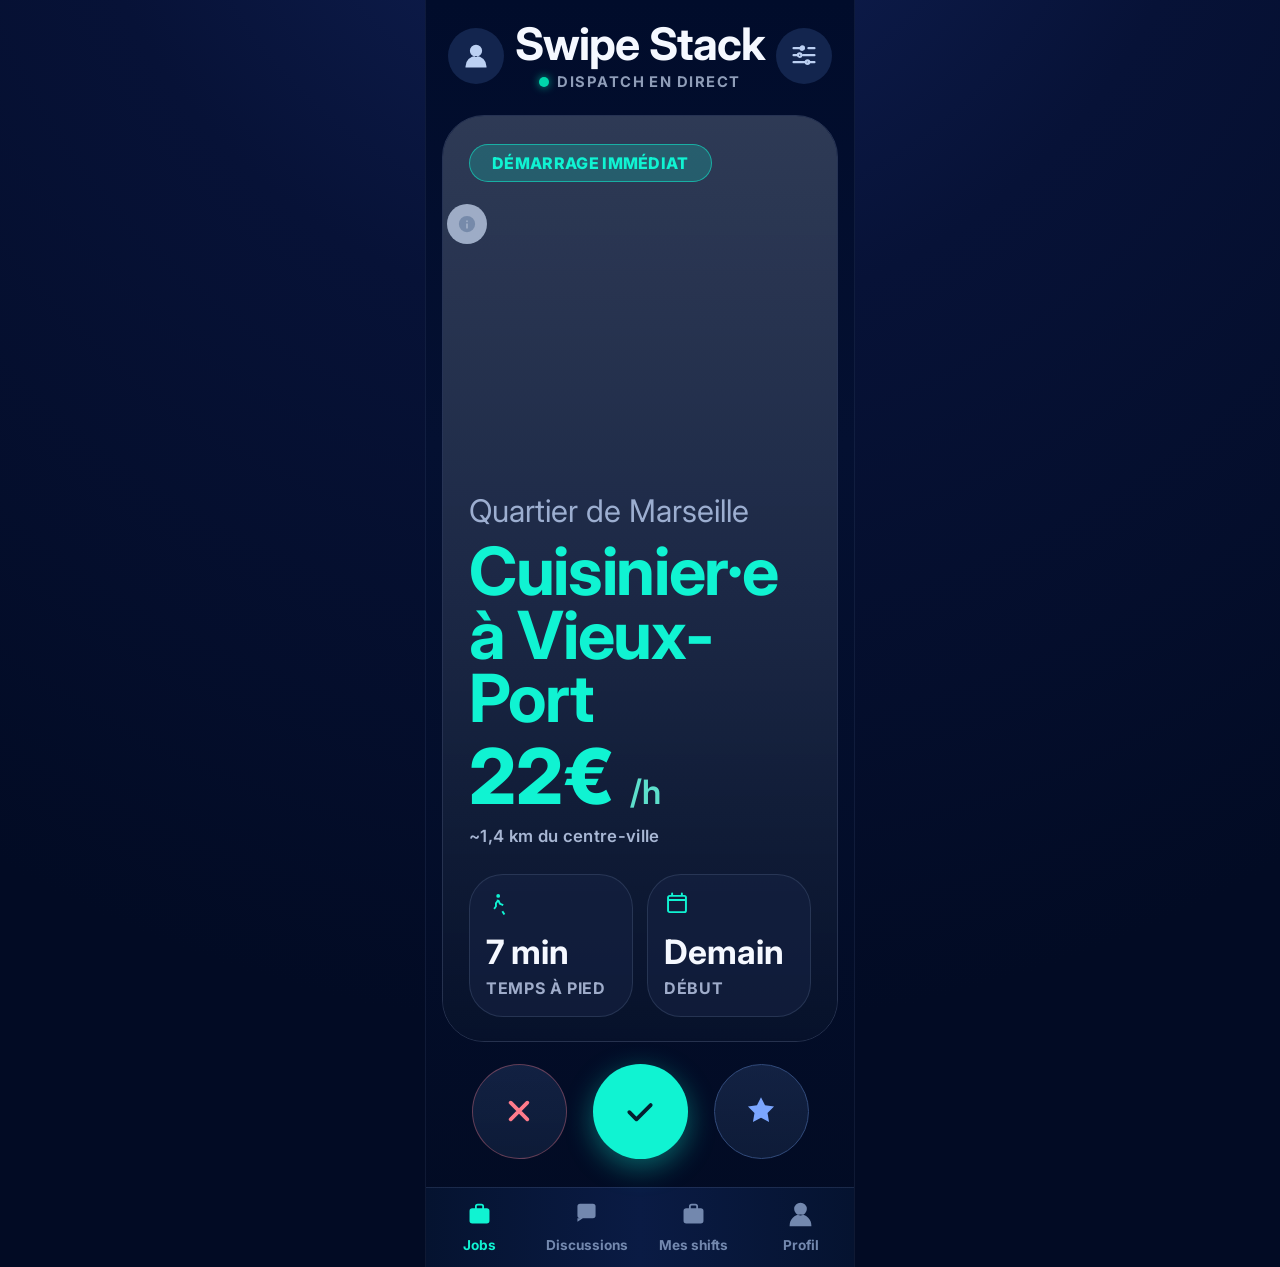
<file: index.html>
<!DOCTYPE html>
<html lang="fr">
  <head>
    <meta charset="UTF-8" />
    <meta name="viewport" content="width=device-width, initial-scale=1.0" />
    <title>JobSwipe — Swipe Stack</title>
    <link rel="preconnect" href="https://fonts.googleapis.com" />
    <link rel="preconnect" href="https://fonts.gstatic.com" crossorigin />
    <link
      href="https://fonts.googleapis.com/css2?family=Inter:wght@400;500;600;700;800&display=swap"
      rel="stylesheet"
    />
    <link rel="stylesheet" href="styles.css" />
  </head>
  <body>
    <svg class="svg-sprite" xmlns="http://www.w3.org/2000/svg" aria-hidden="true">
      <symbol id="i-user" viewBox="0 0 24 24"><path d="M12 12.75a5.25 5.25 0 1 0 0-10.5 5.25 5.25 0 0 0 0 10.5ZM3 21a9 9 0 1 1 18 0v.75H3V21Z"/></symbol>
      <symbol id="i-sliders" viewBox="0 0 24 24"><path d="M3 5.25h8.25M15.75 5.25H21M9 5.25a1.5 1.5 0 1 1 3 0 1.5 1.5 0 0 1-3 0Zm-6 6h3.75M11.25 11.25H21m-11.25 0a1.5 1.5 0 1 1-3 0 1.5 1.5 0 0 1 3 0Zm-6.75 6h9.75M15.75 17.25H21m-7.5 0a1.5 1.5 0 1 1 3 0 1.5 1.5 0 0 1-3 0Z" fill="none" stroke="currentColor" stroke-width="1.8" stroke-linecap="round" stroke-linejoin="round"/></symbol>
      <symbol id="i-info" viewBox="0 0 24 24"><path d="M12 2.25a9.75 9.75 0 1 0 0 19.5 9.75 9.75 0 0 0 0-19.5Zm0 5.25a1.125 1.125 0 1 1 0 2.25 1.125 1.125 0 0 1 0-2.25Zm1.125 9.75h-2.25v-6h2.25v6Z"/></symbol>
      <symbol id="i-walk" viewBox="0 0 24 24"><path d="M13 4.5a1.75 1.75 0 1 1-3.5 0 1.75 1.75 0 0 1 3.5 0Zm-3 3.25 2.2.65 1.3 2.6 2.75 1.15-.7 1.65-3.35-1.4-1.1-2.15-1.05 1.4v2.7L8.2 17.1l-1.4-1.1 1.5-1.95v-2.95l1.7-2.35Zm5.85 10.4 1.95 3.1-1.55.95-1.95-3.1 1.55-.95Z"/></symbol>
      <symbol id="i-calendar" viewBox="0 0 24 24"><path d="M7.5 2.25v2.25M16.5 2.25v2.25M3.75 8.25h16.5M5.25 4.5h13.5a1.5 1.5 0 0 1 1.5 1.5v12a1.5 1.5 0 0 1-1.5 1.5H5.25a1.5 1.5 0 0 1-1.5-1.5V6a1.5 1.5 0 0 1 1.5-1.5Z" fill="none" stroke="currentColor" stroke-width="1.8" stroke-linecap="round" stroke-linejoin="round"/></symbol>
      <symbol id="i-x" viewBox="0 0 24 24"><path d="m6.75 6.75 10.5 10.5m0-10.5-10.5 10.5" fill="none" stroke="currentColor" stroke-width="2.4" stroke-linecap="round"/></symbol>
      <symbol id="i-check" viewBox="0 0 24 24"><path d="m5.25 12.75 4.5 4.5 9-9" fill="none" stroke="currentColor" stroke-width="2.4" stroke-linecap="round" stroke-linejoin="round"/></symbol>
      <symbol id="i-star" viewBox="0 0 24 24"><path d="m12 3.25 2.54 5.15 5.69.83-4.11 4.01.97 5.67L12 16.23l-5.09 2.68.97-5.67-4.11-4.01 5.69-.83L12 3.25Z"/></symbol>
      <symbol id="i-briefcase" viewBox="0 0 24 24"><path d="M8.25 5.25a2.25 2.25 0 0 1 2.25-2.25h3a2.25 2.25 0 0 1 2.25 2.25v1.5h2.25A2.25 2.25 0 0 1 20.25 9v8.25a2.25 2.25 0 0 1-2.25 2.25H6A2.25 2.25 0 0 1 3.75 17.25V9A2.25 2.25 0 0 1 6 6.75h2.25v-1.5Zm1.5 0v1.5h4.5v-1.5a.75.75 0 0 0-.75-.75h-3a.75.75 0 0 0-.75.75Z"/></symbol>
      <symbol id="i-chat" viewBox="0 0 24 24"><path d="M4.5 5.25A2.25 2.25 0 0 1 6.75 3h10.5a2.25 2.25 0 0 1 2.25 2.25v7.5A2.25 2.25 0 0 1 17.25 15H9l-4.5 3v-3H6.75A2.25 2.25 0 0 1 4.5 12.75v-7.5Z"/></symbol>
    </svg>

    <main class="phone" aria-label="Écran Swipe Stack">
      <header class="screen-header">
        <button class="circle-btn" aria-label="Profil"><svg><use href="#i-user"/></svg></button>
        <div class="title-wrap">
          <h1>Swipe Stack</h1>
          <p><span class="dot"></span><span data-i18n="liveDispatch">DISPATCH EN DIRECT</span></p>
        </div>
        <button class="circle-btn" id="settings-toggle" aria-label="Paramètres"><svg><use href="#i-sliders"/></svg></button>
      </header>

      <article class="map-card">
        <iframe
          class="map-bg"
          title="Carte de la zone du job"
          loading="lazy"
          referrerpolicy="no-referrer-when-downgrade"
          src="https://www.google.com/maps?q=Vieux-Port%2C+Marseille&z=13&output=embed"
        ></iframe>
        <div class="map-overlay" aria-hidden="true"></div>

        <div class="badge" data-i18n="urgent">DÉMARRAGE IMMÉDIAT</div>
        <button class="info-btn" aria-label="Info"><svg><use href="#i-info"/></svg></button>

        <div class="job-copy">
          <p class="area" data-i18n="district">Quartier de Marseille</p>
          <h2><span data-i18n="lineCookAt">Cuisinier·e à</span> <span>Vieux-Port</span></h2>
          <p class="rate">22€ <small>/h</small></p>
          <p class="distance" data-i18n="distance">~1,4 km du centre-ville</p>
        </div>

        <div class="meta-row">
          <div class="meta-card">
            <svg class="meta-icon"><use href="#i-walk"/></svg>
            <p class="meta-main">7 min</p>
            <p class="meta-label" data-i18n="walkTime">TEMPS À PIED</p>
          </div>
          <div class="meta-card">
            <svg class="meta-icon"><use href="#i-calendar"/></svg>
            <p class="meta-main" data-i18n="tomorrow">Demain</p>
            <p class="meta-label" data-i18n="starts">DÉBUT</p>
          </div>
        </div>
      </article>

      <div class="action-row">
        <button class="action reject" aria-label="Refuser"><svg><use href="#i-x"/></svg></button>
        <button class="action accept" aria-label="Accepter"><svg><use href="#i-check"/></svg></button>
        <button class="action save" aria-label="Favori"><svg><use href="#i-star"/></svg></button>
      </div>

      <nav class="bottom-nav">
        <a class="active" href="#"><svg><use href="#i-briefcase"/></svg><span data-i18n="jobs">Jobs</span></a>
        <a href="#"><svg><use href="#i-chat"/></svg><span data-i18n="chats">Discussions</span></a>
        <a href="#"><svg><use href="#i-briefcase"/></svg><span data-i18n="shifts">Mes shifts</span></a>
        <a href="#"><svg><use href="#i-user"/></svg><span data-i18n="profile">Profil</span></a>
      </nav>
    </main>

    <aside class="settings-panel" id="settings-panel" aria-hidden="true">
      <h3>Paramètres</h3>
      <label class="setting-row">
        <span>Mode clair</span>
        <input id="theme-toggle" type="checkbox" />
      </label>
      <label class="setting-row">
        <span>English mode</span>
        <input id="lang-toggle" type="checkbox" />
      </label>
      <button id="settings-close" class="settings-close">Fermer</button>
    </aside>

    <script src="script.js"></script>
  </body>
</html>
</file>
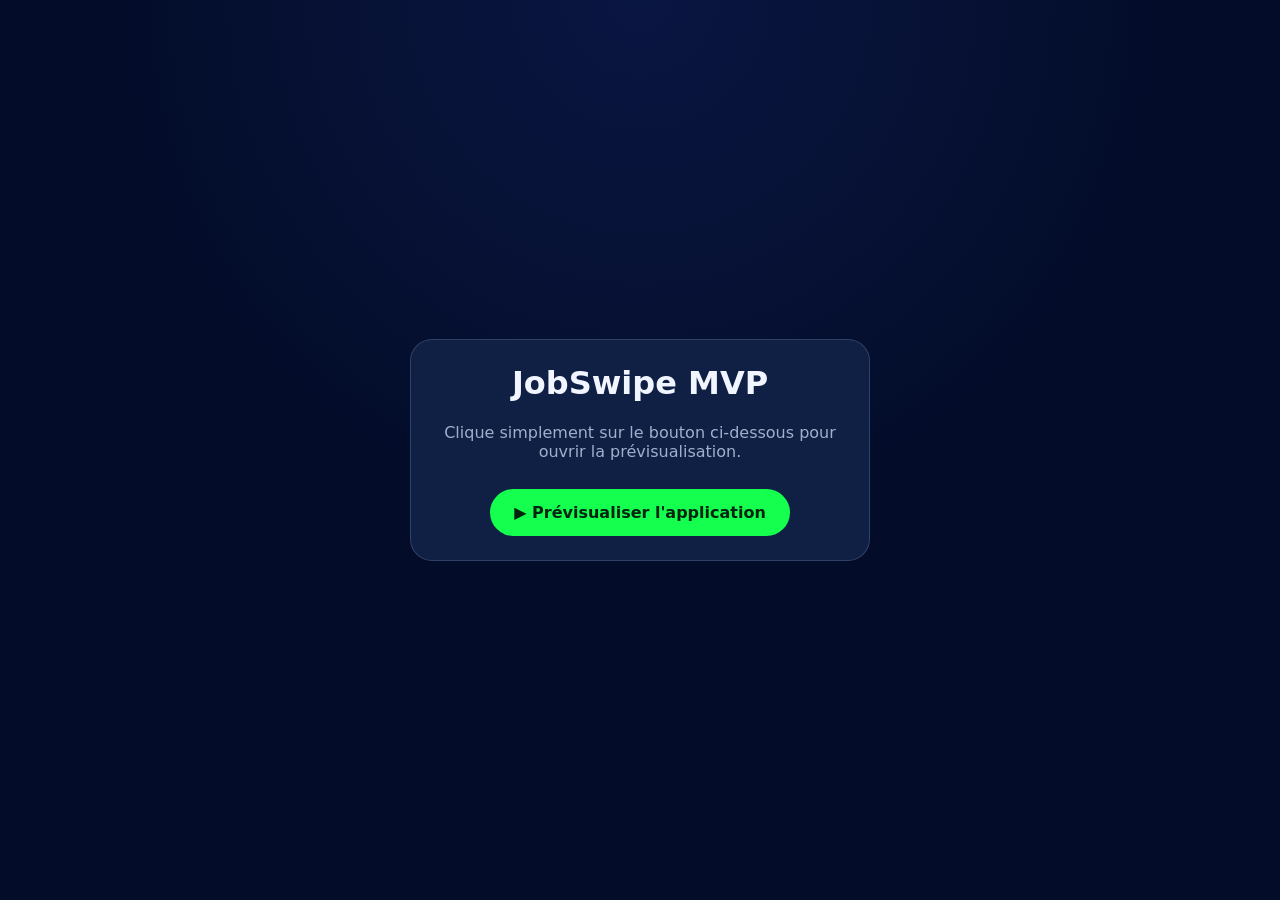
<file: start.html>
<!DOCTYPE html>
<html lang="fr">
  <head>
    <meta charset="UTF-8" />
    <meta name="viewport" content="width=device-width, initial-scale=1.0" />
    <title>JobSwipe - Lancer la prévisualisation</title>
    <style>
      :root {
        --bg: #030d2a;
        --card: #101f44;
        --text: #f1f5ff;
        --accent: #14ff4e;
      }

      * { box-sizing: border-box; }

      body {
        margin: 0;
        min-height: 100vh;
        font-family: Inter, system-ui, sans-serif;
        background: radial-gradient(circle at top, #0a1642, var(--bg) 48%);
        color: var(--text);
        display: grid;
        place-items: center;
        padding: 24px;
      }

      .card {
        width: min(100%, 460px);
        background: var(--card);
        border: 1px solid rgba(180, 200, 232, 0.2);
        border-radius: 22px;
        padding: 24px;
        text-align: center;
      }

      h1 { margin-top: 0; }
      p { color: #9fb0cb; }

      .preview-btn {
        display: inline-block;
        margin-top: 12px;
        text-decoration: none;
        background: var(--accent);
        color: #02240f;
        font-weight: 800;
        padding: 14px 24px;
        border-radius: 999px;
      }
    </style>
  </head>
  <body>
    <main class="card">
      <h1>JobSwipe MVP</h1>
      <p>Clique simplement sur le bouton ci-dessous pour ouvrir la prévisualisation.</p>
      <a class="preview-btn" href="index.html">▶️ Prévisualiser l'application</a>
    </main>
  </body>
</html>
</file>
<file: styles.css>
:root {
  --bg-top: #071237;
  --bg-bottom: #020b24;
  --text: #f5f8ff;
  --teal: #10f3d2;
  --teal-soft: rgba(16, 243, 210, 0.2);
  --blue-icon: #7ba6ff;
  --danger: #ff7b8b;
}

* { box-sizing: border-box; }

body {
  margin: 0;
  min-height: 100vh;
  display: grid;
  place-items: center;
  font-family: Inter, system-ui, sans-serif;
  background: radial-gradient(circle at 50% -20%, #12235a 0%, var(--bg-top) 35%, var(--bg-bottom) 78%);
  color: var(--text);
}

.svg-sprite { width: 0; height: 0; position: absolute; }

.phone {
  width: min(100vw, 430px);
  min-height: 100vh;
  background: linear-gradient(180deg, #010c2b 0%, #041031 35%, #020b23 100%);
  position: relative;
  border-inline: 1px solid rgba(160, 186, 238, 0.08);
}

.screen-header {
  display: flex;
  align-items: center;
  justify-content: space-between;
  padding: 22px 22px 16px;
}

.circle-btn {
  width: 56px;
  height: 56px;
  border-radius: 50%;
  border: none;
  background: #13254e;
  color: #bcd0f2;
  display: grid;
  place-items: center;
}

.circle-btn svg { width: 28px; height: 28px; fill: currentColor; }

.title-wrap { text-align: center; }
.title-wrap h1 { margin: 0; font-size: 2.8rem; line-height: 1; letter-spacing: -0.02em; }
.title-wrap p { margin: 6px 0 0; color: #8f9db8; font-weight: 700; letter-spacing: 0.1em; font-size: 0.92rem; }
.dot {
  display: inline-block;
  width: 10px;
  height: 10px;
  margin-right: 8px;
  border-radius: 50%;
  background: #00d6ab;
  box-shadow: 0 0 8px rgba(0, 214, 171, 0.8);
}

.map-card {
  margin: 8px 16px 0;
  padding: 28px 26px 24px;
  min-height: 690px;
  border-radius: 42px;
  border: 1px solid rgba(162, 183, 219, 0.22);
  position: relative;
  overflow: hidden;
  isolation: isolate;
}

.map-bg {
  position: absolute;
  inset: 0;
  width: 100%;
  height: 100%;
  border: 0;
  filter: grayscale(0.45) brightness(0.72) contrast(0.94);
  transform: scale(1.06);
  transform-origin: center;
}

.map-overlay {
  position: absolute;
  inset: 0;
  background: linear-gradient(180deg, rgba(82, 94, 118, 0.56) 0%, rgba(41, 54, 82, 0.62) 55%, rgba(7, 18, 43, 0.93) 100%);
}

.map-card > *:not(.map-bg):not(.map-overlay) { position: relative; z-index: 1; }

.badge {
  display: inline-block;
  border-radius: 999px;
  background: var(--teal-soft);
  border: 1px solid rgba(16, 243, 210, 0.55);
  color: var(--teal);
  font-weight: 800;
  letter-spacing: 0.02em;
  font-size: 1rem;
  padding: 8px 22px;
}

.info-btn {
  position: absolute;
  top: 22px;
  right: 22px;
  width: 40px;
  height: 40px;
  border: none;
  border-radius: 50%;
  background: rgba(196, 212, 237, 0.75);
  color: #768aaa;
  display: grid;
  place-items: center;
}

.info-btn svg { width: 20px; height: 20px; fill: currentColor; }

.job-copy { margin-top: 270px; }
.area { margin: 0; color: #9caed0; font-size: 1.95rem; }
.job-copy h2 { margin: 10px 0 8px; font-size: 4.15rem; line-height: 0.96; letter-spacing: -0.02em; }
.job-copy h2 span,
.rate { color: var(--teal); }
.rate { margin: 0; font-size: 4.8rem; font-weight: 800; line-height: 1; }
.rate small { font-size: 2.1rem; color: #5ddfcb; font-weight: 600; }
.distance { margin: 10px 0 0; color: #a8b7d4; font-size: 1.05rem; letter-spacing: 0.02em; font-weight: 600; }

.meta-row { margin-top: 28px; display: grid; grid-template-columns: 1fr 1fr; gap: 14px; }
.meta-card {
  border-radius: 34px;
  background: rgba(21, 35, 67, 0.62);
  border: 1px solid rgba(157, 178, 214, 0.16);
  padding: 16px 16px 18px;
}
.meta-icon { width: 26px; height: 26px; color: var(--teal); fill: currentColor; margin-bottom: 10px; }
.meta-main { margin: 0; font-size: 2.1rem; font-weight: 700; }
.meta-label { margin: 6px 0 0; color: #9facca; font-size: 1rem; font-weight: 700; letter-spacing: 0.04em; }

.action-row { display: flex; justify-content: center; gap: 26px; padding: 22px 18px 18px; }
.action {
  width: 95px;
  height: 95px;
  border-radius: 50%;
  border: 1px solid #314a7a;
  background: linear-gradient(180deg, rgba(30, 49, 87, 0.58), rgba(18, 33, 63, 0.72));
  color: #89a1ca;
  display: grid;
  place-items: center;
}
.action svg { width: 38px; height: 38px; fill: none; stroke: currentColor; }
.action.reject { color: var(--danger); border-color: rgba(255, 123, 139, 0.35); }
.action.accept {
  color: #041f2f;
  border: none;
  background: var(--teal);
  box-shadow: 0 8px 28px rgba(16, 243, 210, 0.38);
}
.action.accept svg { stroke: #052530; }
.action.save { color: var(--blue-icon); }
.action.save svg { fill: currentColor; stroke: none; }

.bottom-nav {
  margin-top: 10px;
  display: grid;
  grid-template-columns: repeat(4, 1fr);
  border-top: 1px solid rgba(154, 178, 226, 0.14);
  background: linear-gradient(90deg, #051330, #0a1b44, #051330);
}

.bottom-nav a {
  text-decoration: none;
  color: #7388ae;
  padding: 12px 4px 14px;
  display: grid;
  justify-items: center;
  gap: 8px;
  font-weight: 700;
  font-size: 0.85rem;
}
.bottom-nav a svg { width: 29px; height: 29px; fill: currentColor; }
.bottom-nav a.active { color: var(--teal); }

.settings-panel {
  position: fixed;
  top: 18px;
  right: 14px;
  width: 250px;
  border-radius: 16px;
  border: 1px solid rgba(150, 176, 223, 0.3);
  background: #0d1d42;
  padding: 16px;
  transform: translateY(-14px);
  opacity: 0;
  pointer-events: none;
  transition: 0.2s ease;
}

.settings-panel.open {
  transform: translateY(0);
  opacity: 1;
  pointer-events: auto;
}

.settings-panel h3 { margin: 0 0 10px; }
.setting-row { display: flex; justify-content: space-between; margin: 10px 0; color: #d8e4ff; }
.settings-close {
  margin-top: 10px;
  width: 100%;
  border: none;
  border-radius: 10px;
  padding: 9px;
  font-weight: 700;
  background: #1b2f5e;
  color: #e5edff;
}

body.light-mode {
  --bg-top: #f8fbff;
  --bg-bottom: #dbe8ff;
  --text: #0e2249;
  --teal: #00bfa8;
  --teal-soft: rgba(0, 191, 168, 0.14);
  --blue-icon: #4f7ddd;
  --danger: #eb6478;
}

body.light-mode {
  background: radial-gradient(circle at 30% -10%, #ffffff 0%, #eef4ff 38%, #d9e7ff 100%);
}

body.light-mode .phone {
  background: linear-gradient(180deg, #fdfefe 0%, #f0f5ff 42%, #e5eeff 100%);
  border-inline-color: rgba(94, 122, 178, 0.22);
  box-shadow: 0 24px 80px rgba(62, 92, 150, 0.2);
}

body.light-mode .circle-btn {
  background: linear-gradient(180deg, #f7faff, #e4edff);
  color: #4f679a;
  box-shadow: inset 0 1px 0 rgba(255,255,255,0.95), 0 6px 18px rgba(78, 106, 162, 0.18);
}

body.light-mode .title-wrap p,
body.light-mode .area,
body.light-mode .distance,
body.light-mode .meta-label,
body.light-mode .bottom-nav a {
  color: #6179a8;
}

body.light-mode .map-card {
  border-color: rgba(127, 154, 207, 0.34);
  box-shadow: 0 20px 48px rgba(83, 112, 167, 0.22);
}

body.light-mode .map-bg {
  filter: grayscale(0.25) brightness(1.02) contrast(0.93) saturate(0.9);
}

body.light-mode .map-overlay {
  background: linear-gradient(180deg, rgba(236, 244, 255, 0.4) 0%, rgba(199, 216, 246, 0.45) 52%, rgba(149, 173, 216, 0.68) 100%);
}

body.light-mode .badge {
  color: #00a890;
  background: rgba(0, 191, 168, 0.1);
  border-color: rgba(0, 168, 144, 0.34);
}

body.light-mode .info-btn {
  background: rgba(238, 245, 255, 0.88);
  color: #6481b0;
  box-shadow: 0 4px 16px rgba(100, 129, 176, 0.22);
}

body.light-mode .meta-card,
body.light-mode .action,
body.light-mode .settings-panel {
  background: linear-gradient(180deg, rgba(247, 250, 255, 0.95), rgba(229, 238, 255, 0.92));
  border-color: rgba(109, 137, 190, 0.26);
  box-shadow: inset 0 1px 0 rgba(255,255,255,0.9), 0 8px 22px rgba(90, 120, 180, 0.16);
}

body.light-mode .action.reject {
  color: #d95a70;
  border-color: rgba(217, 90, 112, 0.28);
}

body.light-mode .action.accept {
  background: linear-gradient(180deg, #1cf6d5 0%, #00d7b8 100%);
  box-shadow: 0 10px 28px rgba(0, 191, 168, 0.36);
}

body.light-mode .action.save {
  color: #4a78da;
}

body.light-mode .bottom-nav {
  background: linear-gradient(90deg, #f5f9ff, #e7efff, #f5f9ff);
  border-top-color: rgba(94, 122, 178, 0.22);
}

body.light-mode .bottom-nav a.active {
  color: #00aa91;
}

body.light-mode .setting-row {
  color: #33507f;
}

body.light-mode .settings-close {
  background: linear-gradient(180deg, #3f6ec8, #3158aa);
  color: #f5f8ff;
}

@media (max-width: 430px) {
  html { font-size: 10px; }
  .settings-panel { top: 10px; right: 10px; width: calc(100% - 20px); }
}
</file>
